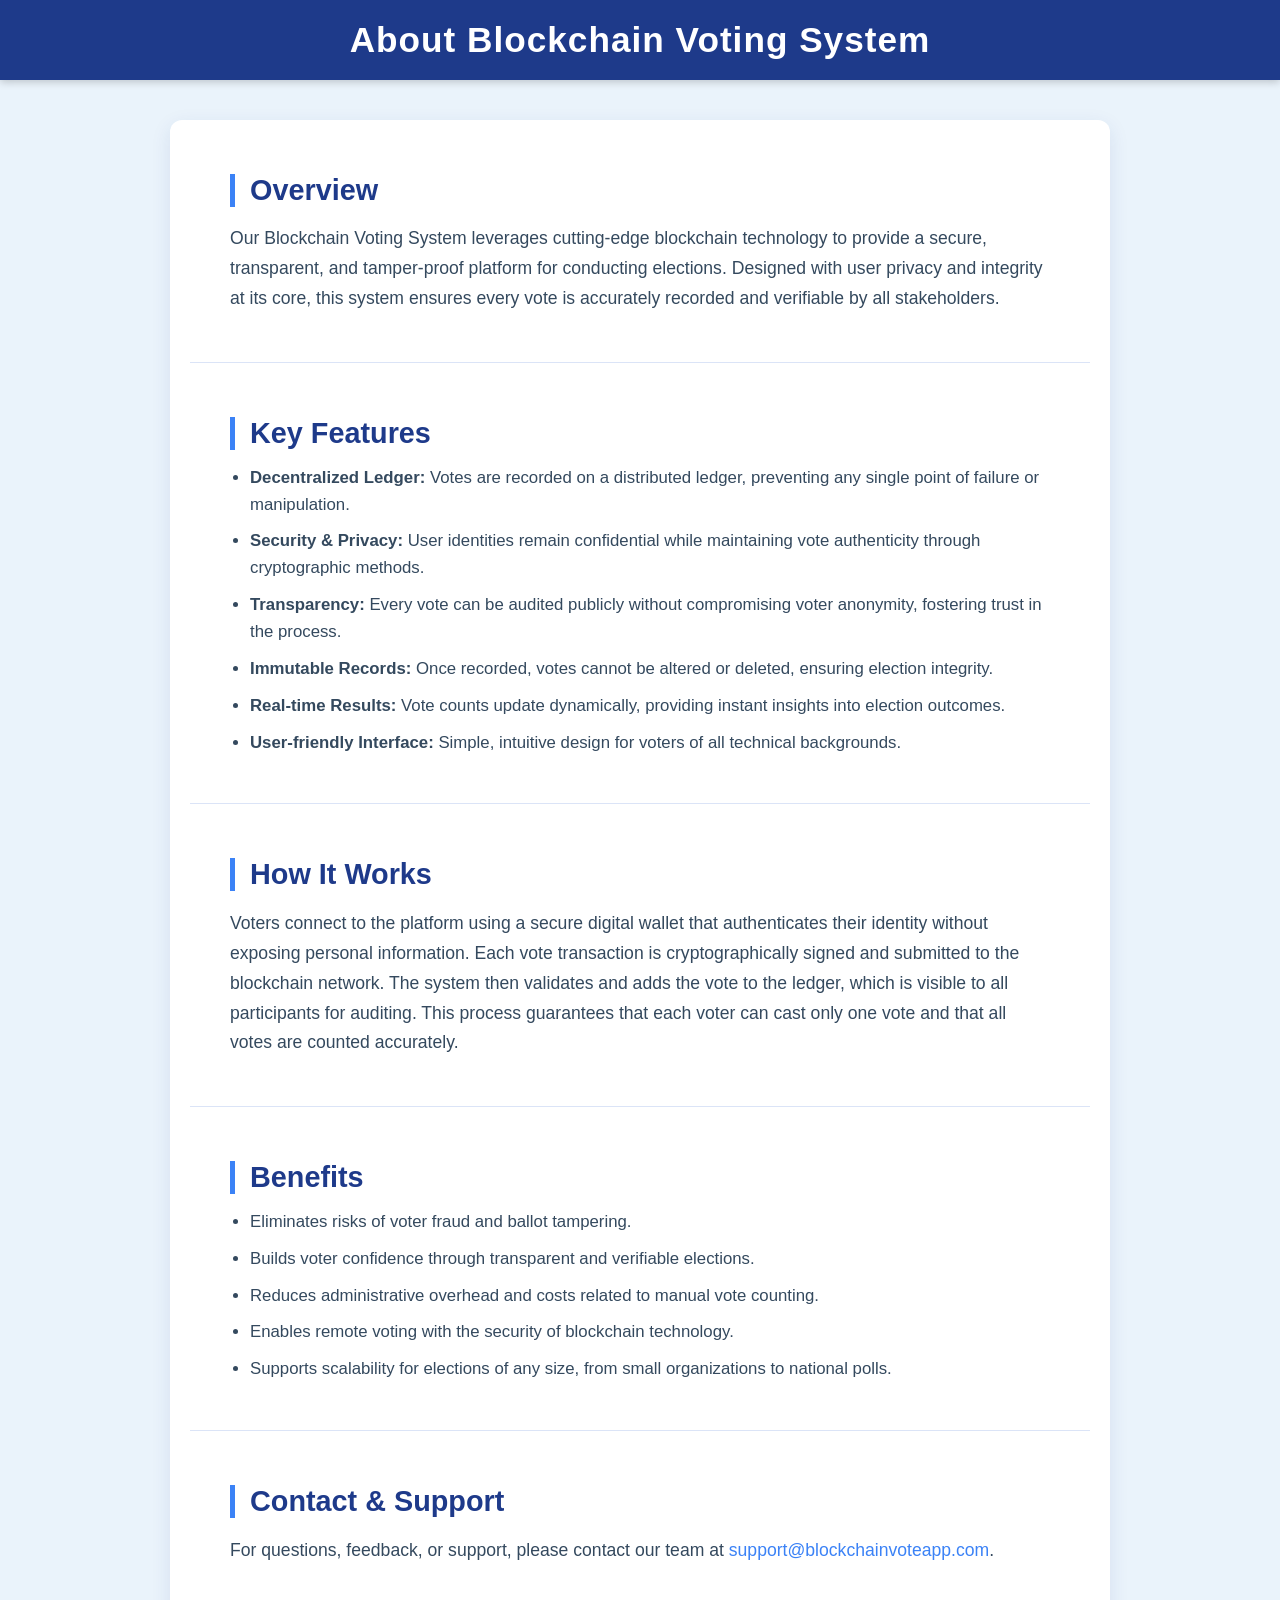
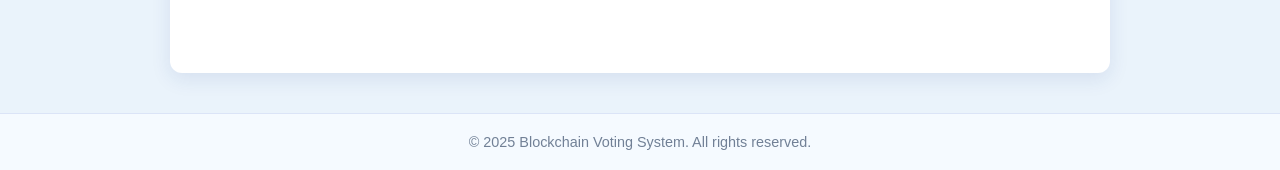
<file: templates/about.html>
<!DOCTYPE html>
<html lang="en">
<head>
  <meta charset="UTF-8" />
  <title>About - Blockchain Voting System</title>
  <style>
    body {
      font-family: 'Segoe UI', Tahoma, Geneva, Verdana, sans-serif;
      background-color: #eaf3fb;
      margin: 0;
      padding: 0;
      color: #2c3a8a;
    }

    header {
      background-color: #1e3a8a;
      color: white;
      padding: 20px 30px;
      box-shadow: 0 2px 8px rgba(0, 0, 0, 0.2);
      text-align: center;
    }

    header h1 {
      margin: 0;
      font-size: 2.2rem;
      font-weight: 700;
      letter-spacing: 1px;
    }

    main {
      max-width: 900px;
      margin: 40px auto;
      padding: 0 20px 60px;
      background-color: white;
      border-radius: 12px;
      box-shadow: 0 6px 20px rgba(30, 58, 138, 0.1);
    }

    section {
      padding: 30px 40px;
      border-bottom: 1px solid #dbe4f7;
    }

    section:last-child {
      border-bottom: none;
    }

    h2 {
      font-size: 1.8rem;
      margin-bottom: 15px;
      color: #1e3a8a;
      font-weight: 700;
      border-left: 5px solid #3b82f6;
      padding-left: 15px;
    }

    p {
      font-size: 1.1rem;
      line-height: 1.7;
      color: #34495e;
    }

    ul {
      margin-top: 15px;
      color: #34495e;
      font-size: 1.05rem;
      line-height: 1.6;
      padding-left: 20px;
    }

    ul li {
      margin-bottom: 10px;
    }

    footer {
      text-align: center;
      padding: 20px;
      font-size: 0.9rem;
      color: #718096;
      background-color: #f5faff;
      border-top: 1px solid #dbe4f7;
      margin-top: 40px;
    }

    /* Responsive */
    @media (max-width: 600px) {
      main {
        padding: 20px 15px 40px;
      }
      section {
        padding: 20px 15px;
      }
      h2 {
        font-size: 1.5rem;
      }
      p, ul {
        font-size: 1rem;
      }
    }
  </style>
</head>
<body>
  <header>
    <h1>About Blockchain Voting System</h1>
  </header>

  <main>
    <section>
      <h2>Overview</h2>
      <p>
        Our Blockchain Voting System leverages cutting-edge blockchain technology to provide a secure, transparent, and tamper-proof platform for conducting elections. Designed with user privacy and integrity at its core, this system ensures every vote is accurately recorded and verifiable by all stakeholders.
      </p>
    </section>

    <section>
      <h2>Key Features</h2>
      <ul>
        <li><strong>Decentralized Ledger:</strong> Votes are recorded on a distributed ledger, preventing any single point of failure or manipulation.</li>
        <li><strong>Security & Privacy:</strong> User identities remain confidential while maintaining vote authenticity through cryptographic methods.</li>
        <li><strong>Transparency:</strong> Every vote can be audited publicly without compromising voter anonymity, fostering trust in the process.</li>
        <li><strong>Immutable Records:</strong> Once recorded, votes cannot be altered or deleted, ensuring election integrity.</li>
        <li><strong>Real-time Results:</strong> Vote counts update dynamically, providing instant insights into election outcomes.</li>
        <li><strong>User-friendly Interface:</strong> Simple, intuitive design for voters of all technical backgrounds.</li>
      </ul>
    </section>

    <section>
      <h2>How It Works</h2>
      <p>
        Voters connect to the platform using a secure digital wallet that authenticates their identity without exposing personal information. Each vote transaction is cryptographically signed and submitted to the blockchain network. The system then validates and adds the vote to the ledger, which is visible to all participants for auditing. This process guarantees that each voter can cast only one vote and that all votes are counted accurately.
      </p>
    </section>

    <section>
      <h2>Benefits</h2>
      <ul>
        <li>Eliminates risks of voter fraud and ballot tampering.</li>
        <li>Builds voter confidence through transparent and verifiable elections.</li>
        <li>Reduces administrative overhead and costs related to manual vote counting.</li>
        <li>Enables remote voting with the security of blockchain technology.</li>
        <li>Supports scalability for elections of any size, from small organizations to national polls.</li>
      </ul>
    </section>

    <section>
      <h2>Contact & Support</h2>
      <p>
        For questions, feedback, or support, please contact our team at
        <a href="mailto:support@blockchainvoteapp.com" style="color:#3b82f6; text-decoration:none;">support@blockchainvoteapp.com</a>.
      </p>
    </section>
  </main>

  <footer>
    &copy; 2025 Blockchain Voting System. All rights reserved.
  </footer>
</body>
</html>
</file>
